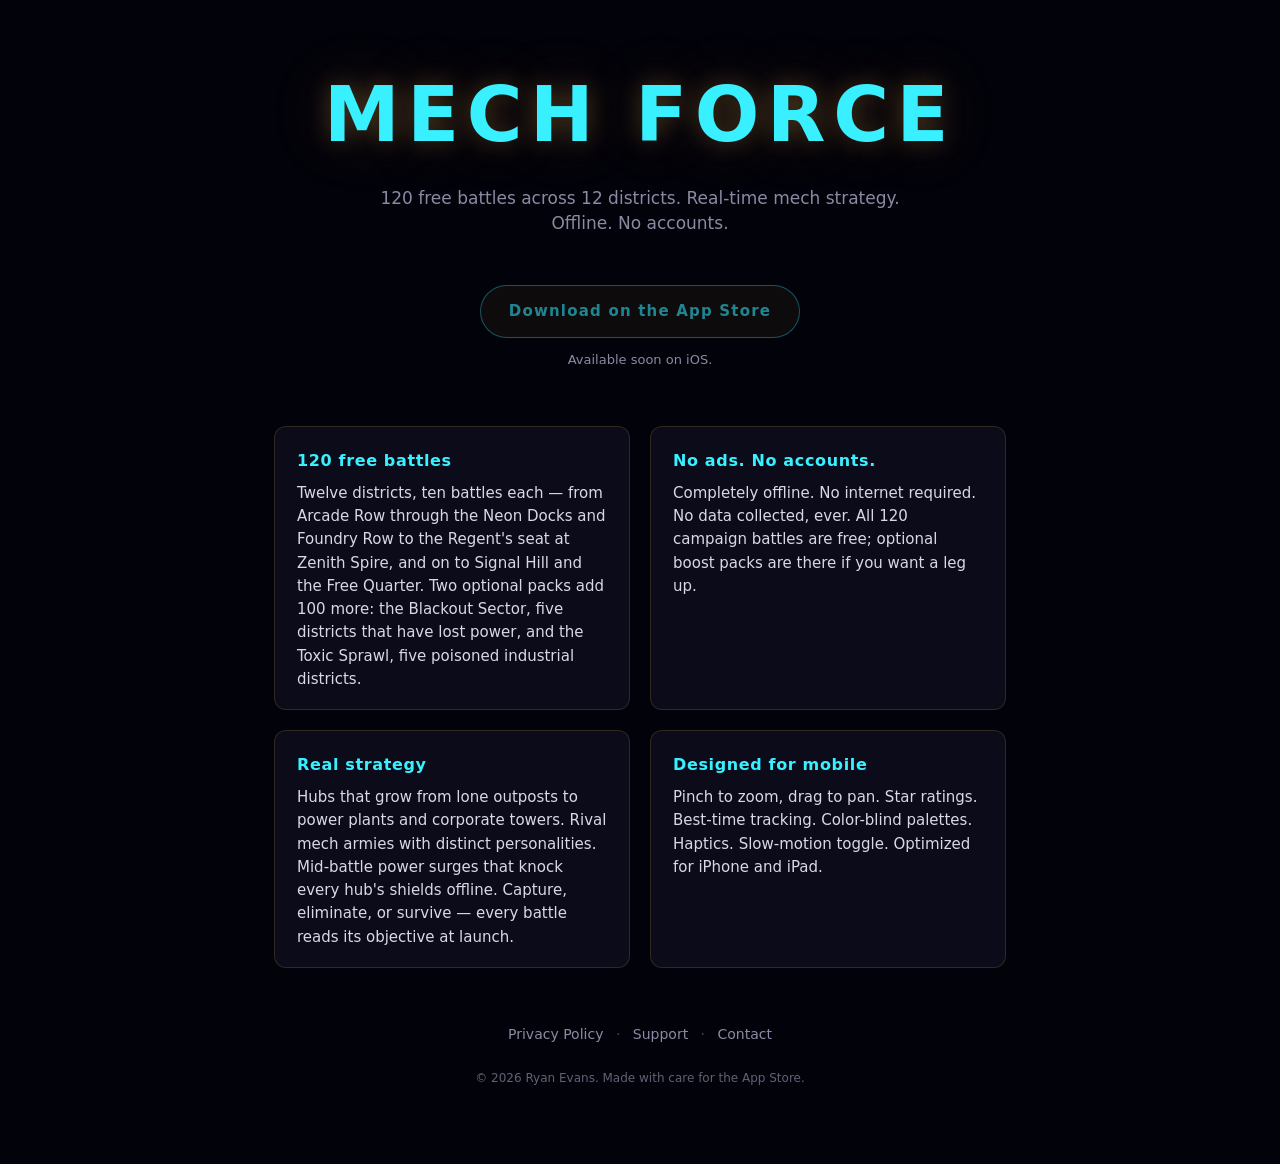
<file: index.html>
<!DOCTYPE html>
<html lang="en">
<head>
<meta charset="UTF-8">
<meta name="viewport" content="width=device-width, initial-scale=1, viewport-fit=cover">
<meta name="theme-color" content="#02020a">
<meta name="description" content="Mech Force — a 120-battle offline real-time strategy game for iOS. No ads. No accounts. No data collection.">
<meta property="og:title" content="Mech Force">
<meta property="og:description" content="120 free battles across 12 districts. Real-time mech strategy. Offline. No accounts.">
<meta property="og:type" content="website">
<title>Mech Force — Real-Time Mech Strategy</title>
<link rel="icon" type="image/png" href="favicon.png">
<link rel="apple-touch-icon" href="apple-touch-icon.png">
<link rel="stylesheet" href="styles.css">
</head>
<body>
<div class="starfield"></div>
<main>
  <header>
    <h1>MECH FORCE</h1>
    <p class="tag">120 free battles across 12 districts. Real-time mech strategy. Offline. No accounts.</p>
  </header>

  <section class="cta">
    <!-- Replace href with App Store URL once the listing is live -->
    <a class="btn primary" href="#" rel="noopener" aria-disabled="true">Download on the App Store</a>
    <p class="cta-note">Available soon on iOS.</p>
  </section>

  <section class="features">
    <div class="feature">
      <h3>120 free battles</h3>
      <p>Twelve districts, ten battles each — from Arcade Row through the Neon Docks and Foundry Row to the Regent's seat at Zenith Spire, and on to Signal Hill and the Free Quarter. Two optional packs add 100 more: the Blackout Sector, five districts that have lost power, and the Toxic Sprawl, five poisoned industrial districts.</p>
    </div>
    <div class="feature">
      <h3>No ads. No accounts.</h3>
      <p>Completely offline. No internet required. No data collected, ever. All 120 campaign battles are free; optional boost packs are there if you want a leg up.</p>
    </div>
    <div class="feature">
      <h3>Real strategy</h3>
      <p>Hubs that grow from lone outposts to power plants and corporate towers. Rival mech armies with distinct personalities. Mid-battle power surges that knock every hub's shields offline. Capture, eliminate, or survive — every battle reads its objective at launch.</p>
    </div>
    <div class="feature">
      <h3>Designed for mobile</h3>
      <p>Pinch to zoom, drag to pan. Star ratings. Best-time tracking. Color-blind palettes. Haptics. Slow-motion toggle. Optimized for iPhone and iPad.</p>
    </div>
  </section>

  <nav class="links">
    <a href="privacy.html">Privacy Policy</a>
    <span class="sep">·</span>
    <a href="support.html">Support</a>
    <span class="sep">·</span>
    <a href="mailto:ryanevans23@gmail.com">Contact</a>
  </nav>

  <footer>
    <p>&copy; <span id="year">2026</span> Ryan Evans. Made with care for the App Store.</p>
  </footer>
</main>
<script>document.getElementById('year').textContent = new Date().getFullYear();</script>
</body>
</html>
</file>
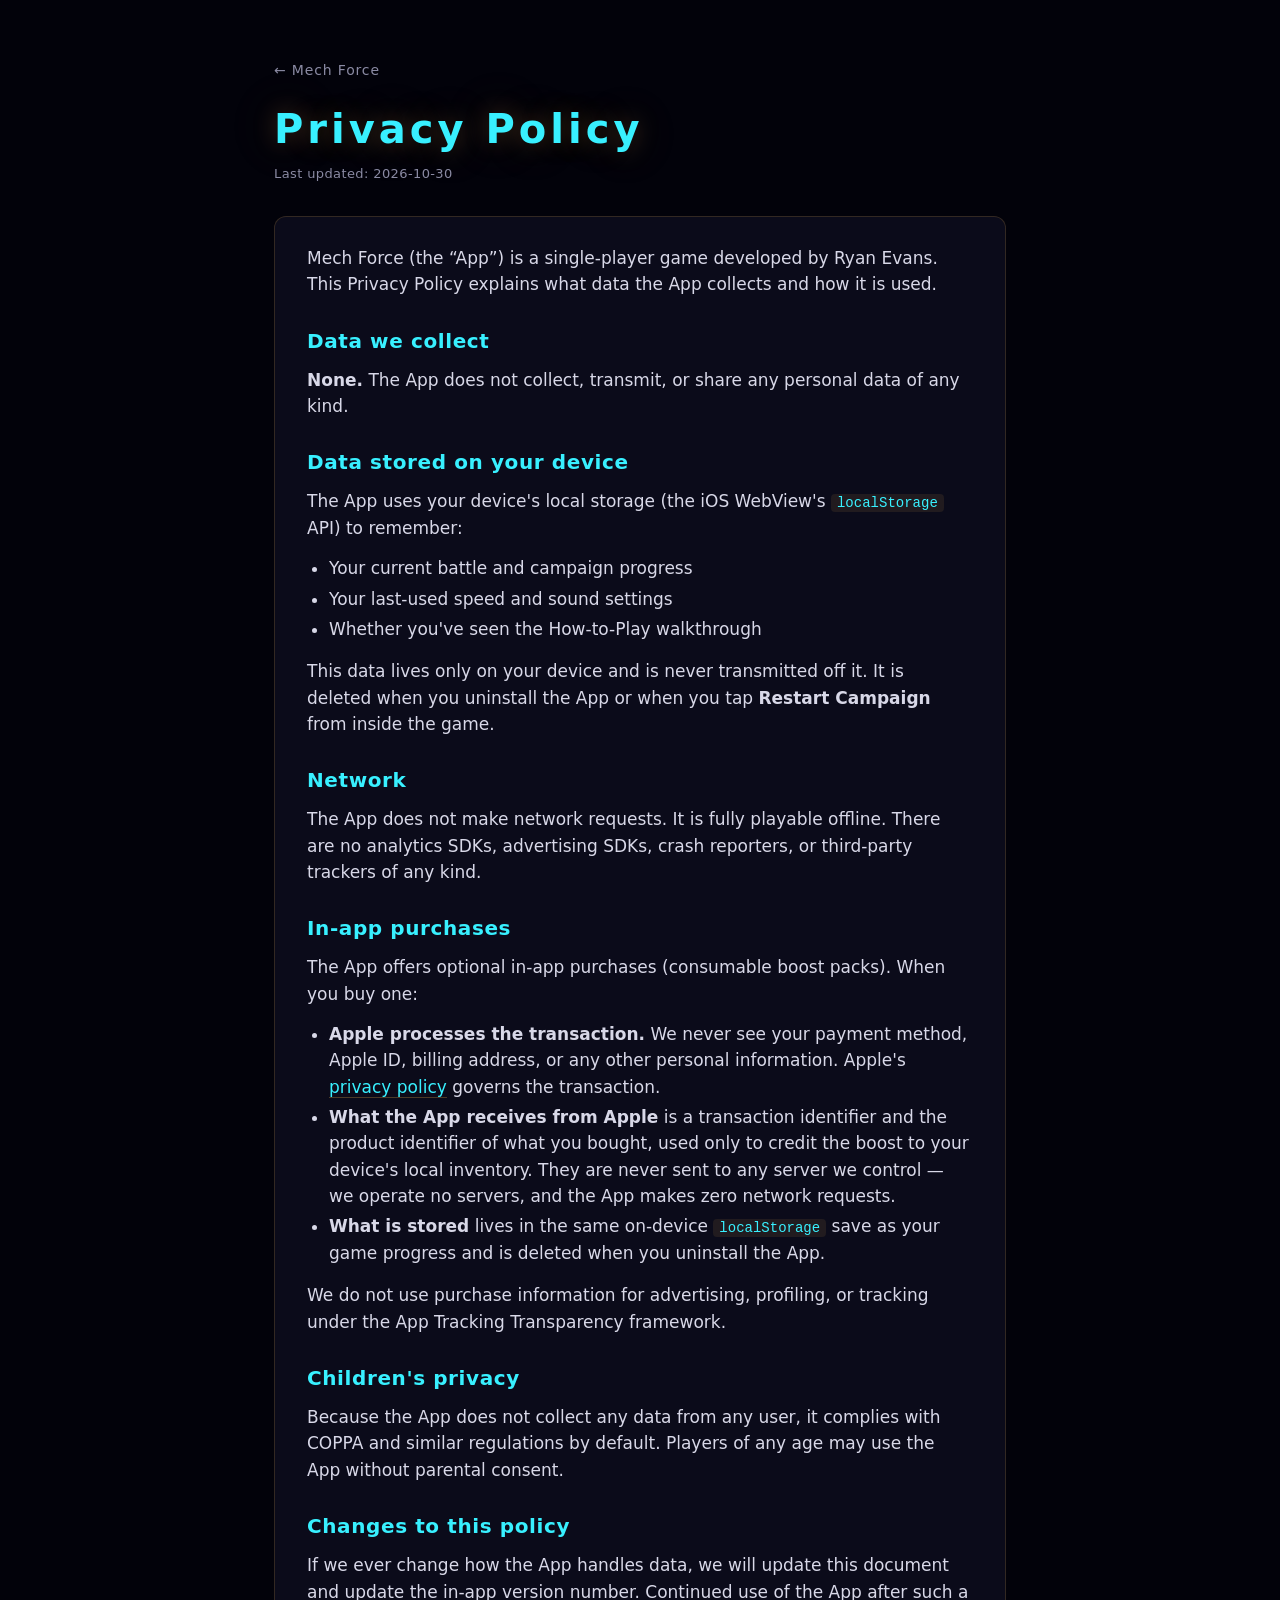
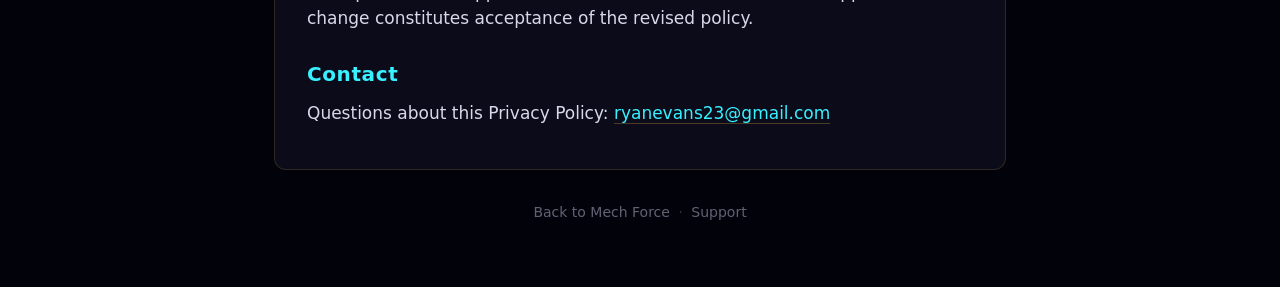
<file: privacy.html>
<!DOCTYPE html>
<html lang="en">
<head>
<meta charset="UTF-8">
<meta name="viewport" content="width=device-width, initial-scale=1, viewport-fit=cover">
<meta name="theme-color" content="#02020a">
<meta name="description" content="Mech Force privacy policy. The app collects no personal data, makes no network requests, and contains no analytics or tracking SDKs.">
<title>Privacy Policy — Mech Force</title>
<link rel="icon" type="image/png" href="favicon.png">
<link rel="apple-touch-icon" href="apple-touch-icon.png">
<link rel="stylesheet" href="styles.css">
</head>
<body>
<div class="starfield"></div>
<main class="doc">
  <header class="doc-header">
    <a class="back" href="index.html">← Mech Force</a>
    <h1>Privacy Policy</h1>
    <p class="updated">Last updated: 2026-10-30</p>
  </header>

  <article>
    <p>Mech Force (the &ldquo;App&rdquo;) is a single-player game developed by Ryan
    Evans. This Privacy Policy explains what data the App collects and how it is
    used.</p>

    <h2>Data we collect</h2>
    <p><strong>None.</strong> The App does not collect, transmit, or share any
    personal data of any kind.</p>

    <h2>Data stored on your device</h2>
    <p>The App uses your device's local storage (the iOS WebView's <code>localStorage</code>
    API) to remember:</p>
    <ul>
      <li>Your current battle and campaign progress</li>
      <li>Your last-used speed and sound settings</li>
      <li>Whether you've seen the How-to-Play walkthrough</li>
    </ul>
    <p>This data lives only on your device and is never transmitted off it.
    It is deleted when you uninstall the App or when you tap
    <strong>Restart Campaign</strong> from inside the game.</p>

    <h2>Network</h2>
    <p>The App does not make network requests. It is fully playable offline.
    There are no analytics SDKs, advertising SDKs, crash reporters, or
    third-party trackers of any kind.</p>

    <h2>In-app purchases</h2>
    <p>The App offers optional in-app purchases (consumable boost packs). When
    you buy one:</p>
    <ul>
      <li><strong>Apple processes the transaction.</strong> We never see your
      payment method, Apple ID, billing address, or any other personal
      information. Apple's <a href="https://www.apple.com/legal/privacy/">privacy
      policy</a> governs the transaction.</li>
      <li><strong>What the App receives from Apple</strong> is a transaction
      identifier and the product identifier of what you bought, used only to
      credit the boost to your device's local inventory. They are never sent to
      any server we control — we operate no servers, and the App makes zero
      network requests.</li>
      <li><strong>What is stored</strong> lives in the same on-device
      <code>localStorage</code> save as your game progress and is deleted when
      you uninstall the App.</li>
    </ul>
    <p>We do not use purchase information for advertising, profiling, or
    tracking under the App Tracking Transparency framework.</p>

    <h2>Children's privacy</h2>
    <p>Because the App does not collect any data from any user, it complies
    with COPPA and similar regulations by default. Players of any age may
    use the App without parental consent.</p>

    <h2>Changes to this policy</h2>
    <p>If we ever change how the App handles data, we will update this document
    and update the in-app version number. Continued use of the App after such
    a change constitutes acceptance of the revised policy.</p>

    <h2>Contact</h2>
    <p>Questions about this Privacy Policy:
    <a href="mailto:ryanevans23@gmail.com">ryanevans23@gmail.com</a></p>
  </article>

  <footer class="doc-footer">
    <a href="index.html">Back to Mech Force</a>
    <span class="sep">·</span>
    <a href="support.html">Support</a>
  </footer>
</main>
</body>
</html>
</file>
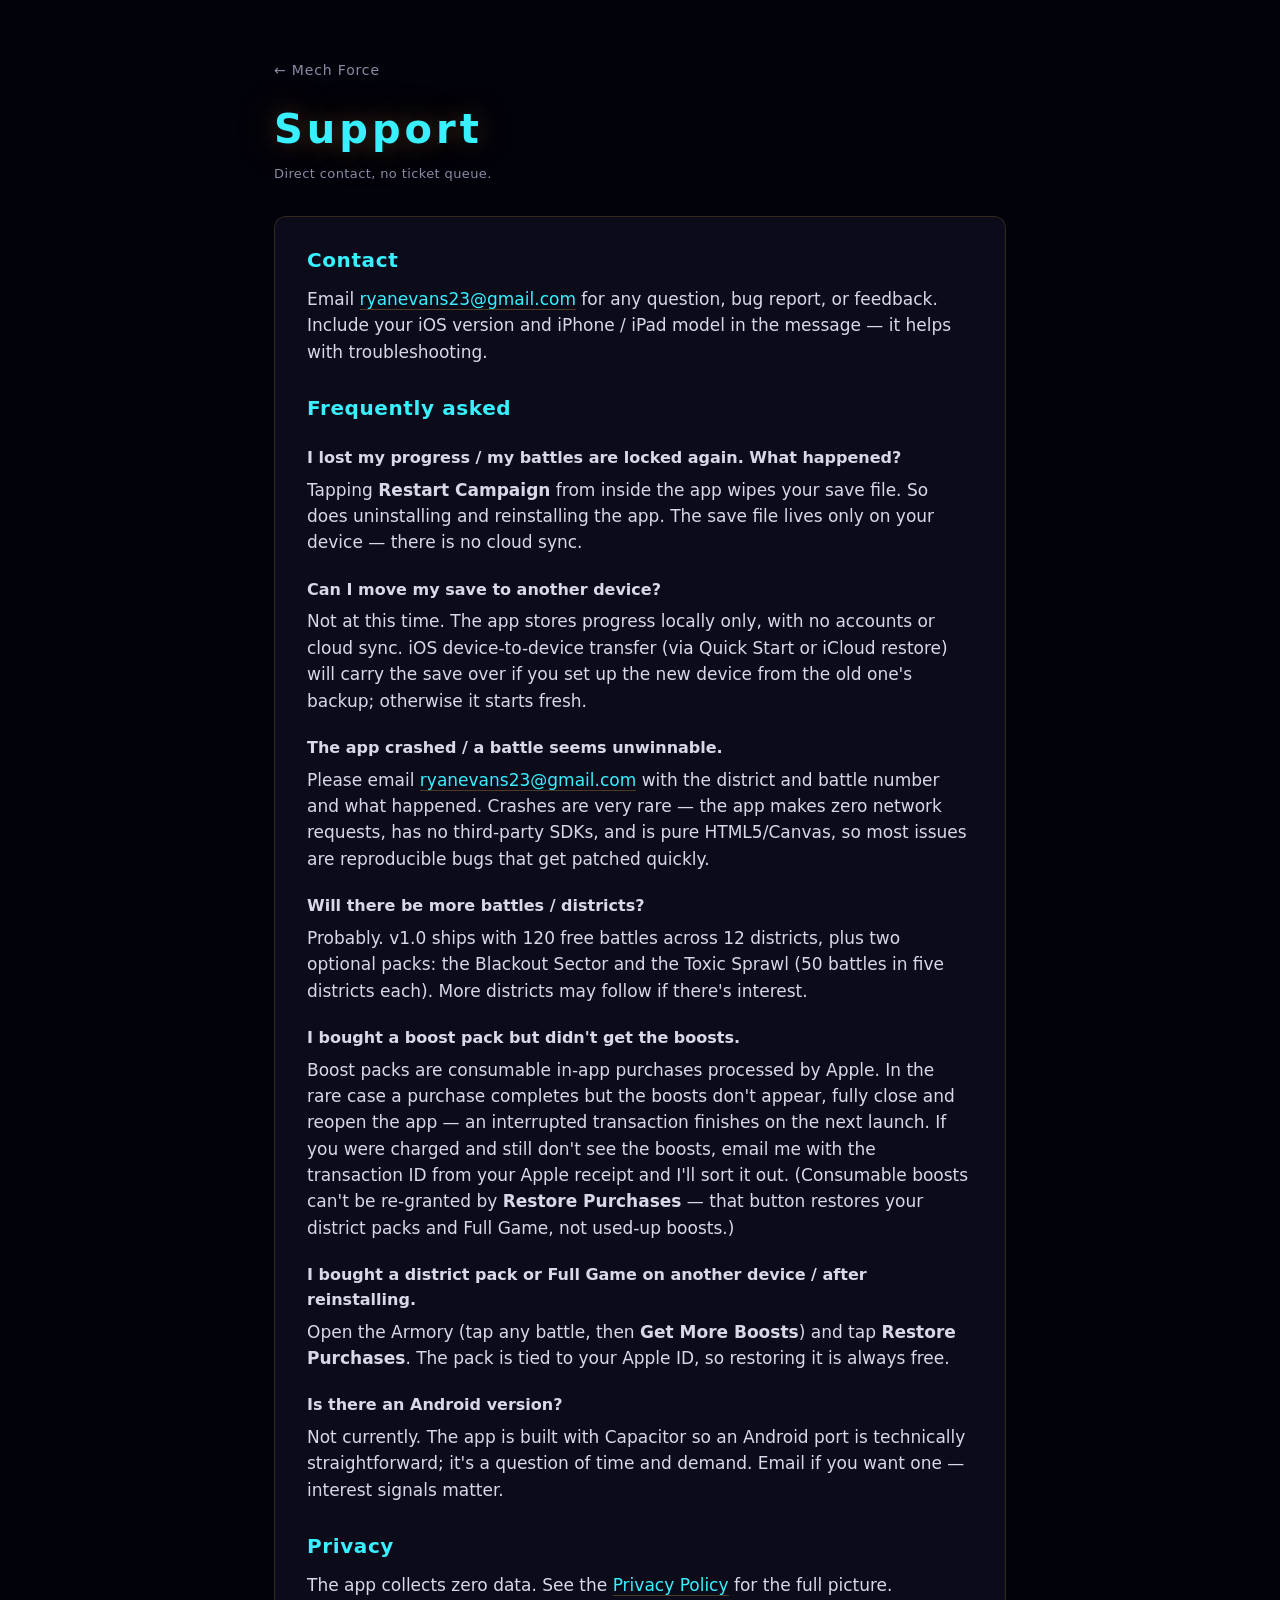
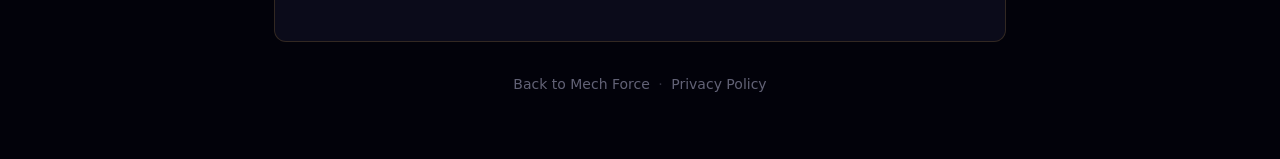
<file: support.html>
<!DOCTYPE html>
<html lang="en">
<head>
<meta charset="UTF-8">
<meta name="viewport" content="width=device-width, initial-scale=1, viewport-fit=cover">
<meta name="theme-color" content="#02020a">
<meta name="description" content="Mech Force support — how to reach the developer, troubleshooting tips, and frequently asked questions.">
<title>Support — Mech Force</title>
<link rel="icon" type="image/png" href="favicon.png">
<link rel="apple-touch-icon" href="apple-touch-icon.png">
<link rel="stylesheet" href="styles.css">
</head>
<body>
<div class="starfield"></div>
<main class="doc">
  <header class="doc-header">
    <a class="back" href="index.html">← Mech Force</a>
    <h1>Support</h1>
    <p class="updated">Direct contact, no ticket queue.</p>
  </header>

  <article>
    <h2>Contact</h2>
    <p>Email <a href="mailto:ryanevans23@gmail.com">ryanevans23@gmail.com</a> for any
    question, bug report, or feedback. Include your iOS version and iPhone /
    iPad model in the message — it helps with troubleshooting.</p>

    <h2>Frequently asked</h2>

    <h3>I lost my progress / my battles are locked again. What happened?</h3>
    <p>Tapping <strong>Restart Campaign</strong> from inside the app wipes
    your save file. So does uninstalling and reinstalling the app. The save
    file lives only on your device — there is no cloud sync.</p>

    <h3>Can I move my save to another device?</h3>
    <p>Not at this time. The app stores progress locally only, with no
    accounts or cloud sync. iOS device-to-device transfer (via Quick Start
    or iCloud restore) will carry the save over if you set up the new device
    from the old one's backup; otherwise it starts fresh.</p>

    <h3>The app crashed / a battle seems unwinnable.</h3>
    <p>Please email <a href="mailto:ryanevans23@gmail.com">ryanevans23@gmail.com</a>
    with the district and battle number and what happened. Crashes are very rare —
    the app makes zero network requests, has no third-party SDKs, and is
    pure HTML5/Canvas, so most issues are reproducible bugs that get
    patched quickly.</p>

    <h3>Will there be more battles / districts?</h3>
    <p>Probably. v1.0 ships with 120 free battles across 12 districts, plus two optional
    packs: the Blackout Sector and the Toxic Sprawl (50 battles in five districts each). More districts may
    follow if there's interest.</p>

    <h3>I bought a boost pack but didn't get the boosts.</h3>
    <p>Boost packs are consumable in-app purchases processed by Apple. In the
    rare case a purchase completes but the boosts don't appear, fully close and
    reopen the app — an interrupted transaction finishes on the next launch. If
    you were charged and still don't see the boosts, email me with the
    transaction ID from your Apple receipt and I'll sort it out. (Consumable
    boosts can't be re-granted by <strong>Restore Purchases</strong> — that
    button restores your district packs and Full Game, not used-up boosts.)</p>

    <h3>I bought a district pack or Full Game on another device / after reinstalling.</h3>
    <p>Open the Armory (tap any battle, then <strong>Get More Boosts</strong>)
    and tap <strong>Restore Purchases</strong>. The pack is tied to your Apple
    ID, so restoring it is always free.</p>

    <h3>Is there an Android version?</h3>
    <p>Not currently. The app is built with Capacitor so an Android port is
    technically straightforward; it's a question of time and demand.
    Email if you want one — interest signals matter.</p>

    <h2>Privacy</h2>
    <p>The app collects zero data. See the <a href="privacy.html">Privacy Policy</a>
    for the full picture.</p>
  </article>

  <footer class="doc-footer">
    <a href="index.html">Back to Mech Force</a>
    <span class="sep">·</span>
    <a href="privacy.html">Privacy Policy</a>
  </footer>
</main>
</body>
</html>
</file>
<file: styles.css>
/* Mech Force — landing + privacy + support pages
   Visual language matches the in-app palette: night-city background, neon
   cyan accent (#38f0ff), Bungee-influenced header treatment via system fonts.
   Single-file CSS, no build step. */

:root {
  --bg:        #02020a;
  --bg-card:   rgba(20, 20, 40, 0.55);
  --fg:        #d8d8e8;
  --fg-muted:  #8a8aa3;
  --accent:    #38f0ff;
  --accent-dim: rgba(56, 240, 255, 0.6);
  --border:    rgba(224, 169, 72, 0.18);
  --max-w:     780px;
}

* { box-sizing: border-box; }

html, body {
  margin: 0;
  padding: 0;
  background: var(--bg);
  color: var(--fg);
  font-family: -apple-system, BlinkMacSystemFont, "Segoe UI", system-ui, sans-serif;
  font-size: 17px;
  line-height: 1.55;
  min-height: 100%;
  -webkit-font-smoothing: antialiased;
}

/* Procedural starfield via radial-gradients — pure CSS, no images */
.starfield {
  position: fixed;
  inset: 0;
  z-index: -2;
  background:
    radial-gradient(ellipse at 20% 30%, rgba(20, 90, 110, 0.22) 0%, transparent 55%),
    radial-gradient(ellipse at 78% 72%, rgba(42, 138, 128, 0.14) 0%, transparent 55%),
    radial-gradient(ellipse at 50% 50%, #081a24 0%, #040b12 60%, #02060a 100%);
}
.starfield::before, .starfield::after {
  content: "";
  position: absolute;
  inset: 0;
  background-repeat: repeat;
  background-size: 200px 200px;
  pointer-events: none;
}
.starfield::before {
  background-image:
    radial-gradient(1px 1px at 12px 18px,  rgba(255,255,255,0.75), transparent),
    radial-gradient(1px 1px at 42px 92px,  rgba(255,255,255,0.55), transparent),
    radial-gradient(1px 1px at 75px 40px,  rgba(255,255,255,0.70), transparent),
    radial-gradient(1px 1px at 110px 130px, rgba(255,255,255,0.45), transparent),
    radial-gradient(1px 1px at 160px 60px, rgba(255,255,255,0.60), transparent),
    radial-gradient(1px 1px at 32px 168px, rgba(255,255,255,0.40), transparent),
    radial-gradient(1px 1px at 188px 192px, rgba(255,255,255,0.55), transparent);
  opacity: 0.85;
}
.starfield::after {
  background-image:
    radial-gradient(1.5px 1.5px at 55px 25px,  rgba(255,255,255,0.95), transparent),
    radial-gradient(1.5px 1.5px at 138px 105px, rgba(224,169,72,0.55), transparent),
    radial-gradient(1.5px 1.5px at 22px 110px, rgba(255,255,255,0.75), transparent);
  background-size: 320px 320px;
  opacity: 0.7;
}

main {
  max-width: var(--max-w);
  margin: 0 auto;
  padding: 56px 24px 64px;
  position: relative;
}
main.centered {
  display: flex;
  flex-direction: column;
  align-items: center;
  justify-content: center;
  min-height: calc(100vh - 32px);
  text-align: center;
}

/* Landing-page header */
header {
  text-align: center;
  margin-bottom: 48px;
}
h1 {
  font-size: clamp(40px, 9vw, 76px);
  margin: 0 0 12px 0;
  letter-spacing: 0.10em;
  color: var(--accent);
  text-shadow: 0 0 24px rgba(224,169,72,0.30), 0 0 64px rgba(224,169,72,0.18);
  font-weight: 800;
}
.tag {
  font-size: 17px;
  color: var(--fg-muted);
  max-width: 560px;
  margin: 0 auto;
  line-height: 1.5;
}

/* CTA section */
.cta {
  text-align: center;
  margin: 16px 0 56px;
}
.btn {
  display: inline-block;
  padding: 14px 28px;
  border-radius: 999px;
  font-weight: 700;
  letter-spacing: 0.08em;
  text-decoration: none;
  font-size: 15px;
  transition: background 0.15s, border-color 0.15s, transform 0.05s;
}
.btn.primary {
  background: rgba(224,169,72,0.10);
  border: 1px solid var(--accent-dim);
  color: var(--accent);
}
.btn.primary:hover {
  background: rgba(224,169,72,0.20);
  border-color: var(--accent);
}
.btn.primary[aria-disabled="true"] {
  opacity: 0.55;
  cursor: default;
}
.cta-note {
  margin: 12px 0 0 0;
  font-size: 13px;
  color: var(--fg-muted);
}

/* Feature grid */
.features {
  display: grid;
  grid-template-columns: 1fr 1fr;
  gap: 20px;
  margin: 0 0 56px 0;
}
.feature {
  background: var(--bg-card);
  border: 1px solid var(--border);
  border-radius: 12px;
  padding: 22px 22px 18px;
  backdrop-filter: blur(6px);
  -webkit-backdrop-filter: blur(6px);
}
.feature h3 {
  margin: 0 0 8px 0;
  font-size: 16px;
  color: var(--accent);
  letter-spacing: 0.04em;
}
.feature p {
  margin: 0;
  font-size: 15px;
  color: var(--fg);
  line-height: 1.55;
}

/* Document pages (privacy, support) */
.doc-header {
  text-align: left;
  margin-bottom: 32px;
}
.doc-header h1 {
  font-size: clamp(28px, 5vw, 40px);
  text-align: left;
  margin: 8px 0 4px 0;
}
.doc-header .updated {
  color: var(--fg-muted);
  font-size: 13px;
  margin: 0;
  letter-spacing: 0.03em;
}
.back {
  display: inline-block;
  color: var(--fg-muted);
  text-decoration: none;
  font-size: 14px;
  letter-spacing: 0.06em;
  margin-bottom: 8px;
}
.back:hover { color: var(--accent); }

article {
  background: var(--bg-card);
  border: 1px solid var(--border);
  border-radius: 12px;
  padding: 28px 32px;
  backdrop-filter: blur(6px);
  -webkit-backdrop-filter: blur(6px);
}
article h2 {
  font-size: 20px;
  margin: 28px 0 10px 0;
  color: var(--accent);
  letter-spacing: 0.03em;
}
article h2:first-child { margin-top: 0; }
article h3 {
  font-size: 16px;
  margin: 22px 0 6px 0;
  color: var(--fg);
}
article p { margin: 0 0 14px 0; }
article ul {
  margin: 0 0 16px 0;
  padding-left: 22px;
}
article li { margin: 4px 0; }
article a {
  color: var(--accent);
  text-decoration: none;
  border-bottom: 1px solid rgba(224,169,72,0.30);
  transition: border-color 0.15s;
}
article a:hover { border-color: var(--accent); }
article code {
  background: rgba(224,169,72,0.10);
  padding: 1px 6px;
  border-radius: 4px;
  font-size: 14px;
  color: var(--accent);
  font-family: ui-monospace, "SF Mono", Menlo, monospace;
}
article strong { color: var(--fg); }

.doc-footer {
  text-align: center;
  margin: 32px 0 0 0;
  font-size: 14px;
  color: var(--fg-muted);
}
.doc-footer a {
  color: var(--fg-muted);
  text-decoration: none;
  border-bottom: 1px solid transparent;
}
.doc-footer a:hover {
  color: var(--accent);
  border-color: var(--accent-dim);
}

/* Bottom links nav (landing page) */
.links {
  text-align: center;
  margin: 32px 0 16px;
  font-size: 14px;
}
.links a {
  color: var(--fg-muted);
  text-decoration: none;
  margin: 0 4px;
  border-bottom: 1px solid transparent;
  transition: color 0.15s, border-color 0.15s;
}
.links a:hover {
  color: var(--accent);
  border-color: var(--accent-dim);
}
.sep { color: var(--fg-muted); opacity: 0.5; margin: 0 4px; }

footer {
  text-align: center;
  margin-top: 24px;
  font-size: 12px;
  color: var(--fg-muted);
  opacity: 0.7;
}

/* 404 page */
.big-404 {
  font-size: clamp(80px, 18vw, 144px);
  letter-spacing: 0.04em;
  margin: 0 0 4px 0;
}

/* Mobile */
@media (max-width: 640px) {
  main { padding: 36px 18px 48px; }
  .features {
    grid-template-columns: 1fr;
    gap: 14px;
  }
  .feature { padding: 18px 18px 14px; }
  article { padding: 22px 20px; }
}

/* Reduced-motion respect (starfield ::before/::after are static, but
   keeping this clean for any future animations) */
@media (prefers-reduced-motion: reduce) {
  * { animation: none !important; transition: none !important; }
}
</file>
